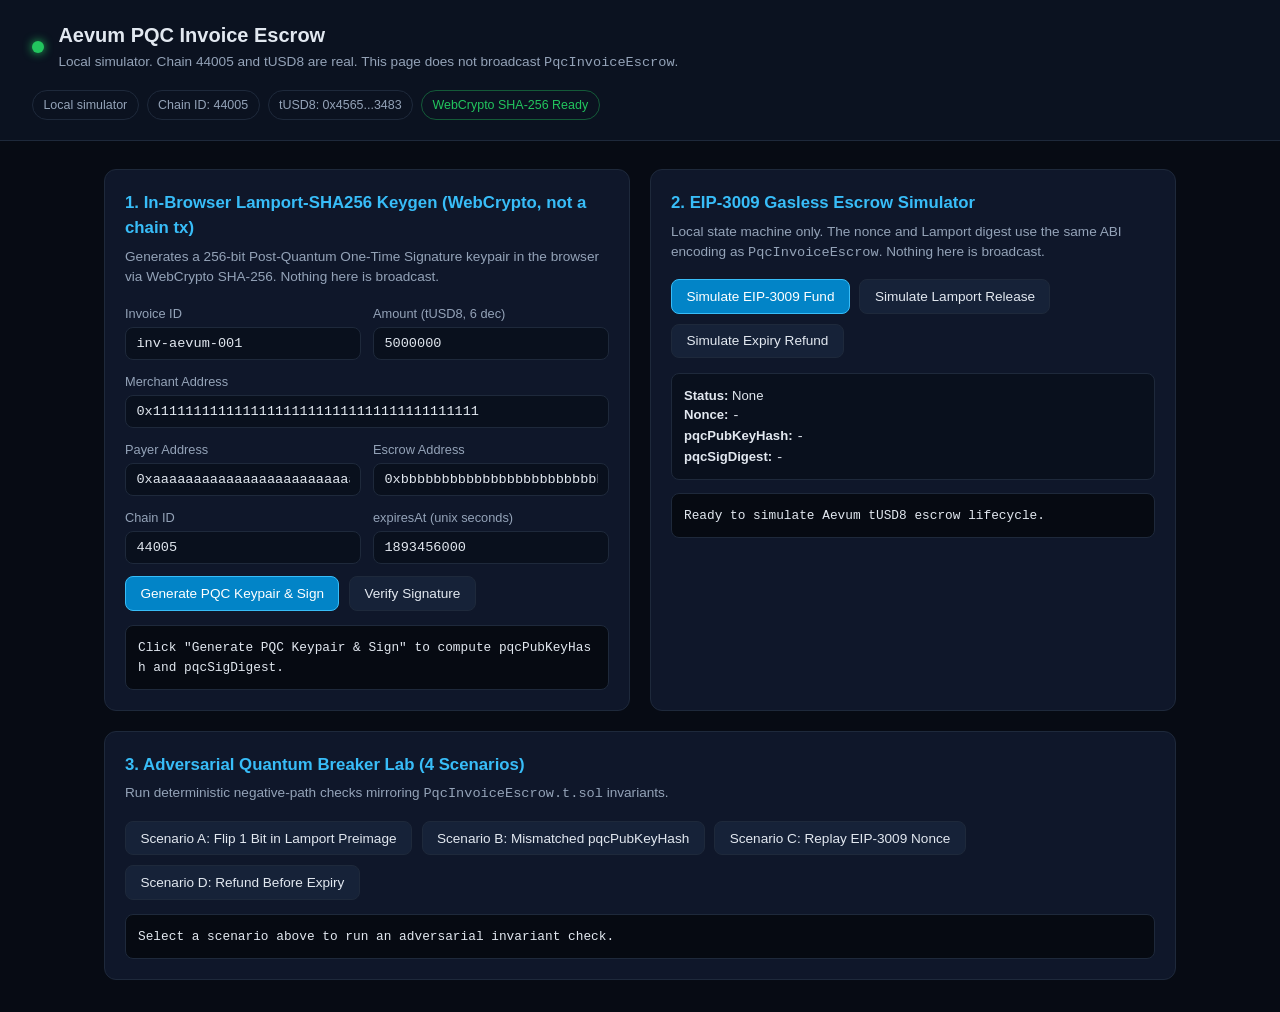
<file: index.html>
<!DOCTYPE html>
<html lang="en">
<head>
  <meta charset="UTF-8" />
  <meta name="viewport" content="width=device-width, initial-scale=1.0" />
  <title>Aevum PQC Escrow — Local Simulator</title>
  <link rel="icon" type="image/svg+xml" href="data:image/svg+xml,%3Csvg xmlns='http://www.w3.org/2000/svg' viewBox='0 0 64 64'%3E%3Crect width='64' height='64' rx='14' fill='%230b1220'/%3E%3Cpath d='M32 10L50 20v14c0 11-7.5 18.8-18 22C21.5 52.8 14 45 14 34V20l18-10z' fill='none' stroke='%2338bdf8' stroke-width='4'/%3E%3Ccircle cx='32' cy='31' r='6' fill='%2322c55e'/%3E%3C/svg%3E" />
  <link rel="stylesheet" href="styles.css" />
</head>
<body>
  <header class="topbar">
    <div class="brand">
      <span class="dot"></span>
      <div>
        <h1>Aevum PQC Invoice Escrow</h1>
        <p class="subtitle">Local simulator. Chain 44005 and tUSD8 are real. This page does not broadcast <code>PqcInvoiceEscrow</code>.</p>
      </div>
    </div>
    <div class="badges">
      <span class="badge">Local simulator</span>
      <span class="badge">Chain ID: 44005</span>
      <span class="badge">tUSD8: 0x4565...3483</span>
      <span class="badge ok" id="crypto-status">WebCrypto SHA-256 Ready</span>
    </div>
  </header>

  <main class="grid">
    <section class="card">
      <h2>1. In-Browser Lamport-SHA256 Keygen (WebCrypto, not a chain tx)</h2>
      <p class="hint">Generates a 256-bit Post-Quantum One-Time Signature keypair in the browser via WebCrypto SHA-256. Nothing here is broadcast.</p>
      <div class="form-row">
        <label>Invoice ID
          <input id="invoice-id" type="text" value="inv-aevum-001" />
        </label>
        <label>Amount (tUSD8, 6 dec)
          <input id="amount" type="number" value="5000000" min="1" />
        </label>
      </div>
      <label>Merchant Address
        <input id="merchant" type="text" value="0x1111111111111111111111111111111111111111" />
      </label>
      <div class="form-row">
        <label>Payer Address
          <input id="payer" type="text" value="0xaaaaaaaaaaaaaaaaaaaaaaaaaaaaaaaaaaaaaaaa" />
        </label>
        <label>Escrow Address
          <input id="escrow" type="text" value="0xbbbbbbbbbbbbbbbbbbbbbbbbbbbbbbbbbbbbbbbb" />
        </label>
      </div>
      <div class="form-row">
        <label>Chain ID
          <input id="chain-id" type="number" value="44005" min="1" />
        </label>
        <label>expiresAt (unix seconds)
          <input id="expires-at" type="number" value="1893456000" min="0" />
        </label>
      </div>
      <div class="actions">
        <button id="btn-keygen" class="primary">Generate PQC Keypair &amp; Sign</button>
        <button id="btn-verify">Verify Signature</button>
      </div>
      <div class="output" id="pqc-output">Click "Generate PQC Keypair &amp; Sign" to compute <code>pqcPubKeyHash</code> and <code>pqcSigDigest</code>.</div>
    </section>

    <section class="card">
      <h2>2. EIP-3009 Gasless Escrow Simulator</h2>
      <p class="hint">Local state machine only. The nonce and Lamport digest use the same ABI encoding as <code>PqcInvoiceEscrow</code>. Nothing here is broadcast.</p>
      <div class="actions">
        <button id="btn-fund-eip3009" class="primary">Simulate EIP-3009 Fund</button>
        <button id="btn-release-pqc">Simulate Lamport Release</button>
        <button id="btn-refund">Simulate Expiry Refund</button>
      </div>
      <div class="state-box" id="escrow-state">
        <div><strong>Status:</strong> <span id="st-status">None</span></div>
        <div><strong>Nonce:</strong> <code id="st-nonce">-</code></div>
        <div><strong>pqcPubKeyHash:</strong> <code id="st-pkhash">-</code></div>
        <div><strong>pqcSigDigest:</strong> <code id="st-sigdigest">-</code></div>
      </div>
      <div class="output" id="escrow-log">Ready to simulate Aevum tUSD8 escrow lifecycle.</div>
    </section>

    <section class="card span-2">
      <h2>3. Adversarial Quantum Breaker Lab (4 Scenarios)</h2>
      <p class="hint">Run deterministic negative-path checks mirroring <code>PqcInvoiceEscrow.t.sol</code> invariants.</p>
      <div class="lab-grid">
        <button class="lab-btn" data-scenario="tamper-preimage">Scenario A: Flip 1 Bit in Lamport Preimage</button>
        <button class="lab-btn" data-scenario="wrong-pkhash">Scenario B: Mismatched pqcPubKeyHash</button>
        <button class="lab-btn" data-scenario="eip3009-replay">Scenario C: Replay EIP-3009 Nonce</button>
        <button class="lab-btn" data-scenario="premature-refund">Scenario D: Refund Before Expiry</button>
      </div>
      <div class="output" id="lab-output">Select a scenario above to run an adversarial invariant check.</div>
    </section>
  </main>

  <script type="module" src="app.js"></script>
</body>
</html>
</file>
<file: styles.css>
:root {
  --bg: #070b14;
  --card: #0f172a;
  --border: #1e293b;
  --text: #e2e8f0;
  --muted: #94a3b8;
  --accent: #38bdf8;
  --ok: #22c55e;
  --err: #ef4444;
}
* { box-sizing: border-box; }
body {
  margin: 0;
  font-family: -apple-system, BlinkMacSystemFont, "Segoe UI", Roboto, sans-serif;
  background: var(--bg);
  color: var(--text);
  line-height: 1.5;
}
.topbar {
  display: flex;
  flex-wrap: wrap;
  justify-content: space-between;
  align-items: center;
  gap: 1rem;
  padding: 1.25rem 2rem;
  border-bottom: 1px solid var(--border);
  background: #0b1220;
}
.brand { display: flex; align-items: center; gap: 0.9rem; }
.dot { width: 12px; height: 12px; border-radius: 50%; background: var(--ok); box-shadow: 0 0 10px var(--ok); }
h1 { margin: 0; font-size: 1.25rem; }
.subtitle { margin: 0.15rem 0 0; color: var(--muted); font-size: 0.85rem; }
.badges { display: flex; flex-wrap: wrap; gap: 0.5rem; }
.badge {
  padding: 0.3rem 0.65rem;
  border: 1px solid var(--border);
  border-radius: 999px;
  font-size: 0.78rem;
  color: var(--muted);
}
.badge.ok { border-color: rgba(34, 197, 94, 0.4); color: var(--ok); }
.grid {
  max-width: 1120px;
  margin: 1.75rem auto;
  padding: 0 1.5rem;
  display: grid;
  grid-template-columns: repeat(auto-fit, minmax(420px, 1fr));
  gap: 1.25rem;
}
.card {
  background: var(--card);
  border: 1px solid var(--border);
  border-radius: 12px;
  padding: 1.25rem;
}
.span-2 { grid-column: 1 / -1; }
h2 { margin: 0 0 0.4rem; font-size: 1.05rem; color: var(--accent); }
.hint { margin: 0 0 1rem; font-size: 0.85rem; color: var(--muted); }
.form-row { display: grid; grid-template-columns: 1fr 1fr; gap: 0.75rem; }
label { display: block; font-size: 0.8rem; color: var(--muted); margin-bottom: 0.75rem; }
input {
  width: 100%;
  margin-top: 0.25rem;
  padding: 0.5rem 0.65rem;
  border-radius: 8px;
  border: 1px solid var(--border);
  background: #09101d;
  color: var(--text);
  font-family: ui-monospace, SFMono-Regular, Menlo, monospace;
  font-size: 0.85rem;
}
.actions, .lab-grid { display: flex; flex-wrap: wrap; gap: 0.6rem; margin-bottom: 0.9rem; }
button {
  cursor: pointer;
  padding: 0.55rem 0.9rem;
  border-radius: 8px;
  border: 1px solid var(--border);
  background: #162238;
  color: var(--text);
  font-size: 0.85rem;
  font-weight: 500;
}
button.primary { background: #0284c7; border-color: #38bdf8; color: #fff; }
button:hover { filter: brightness(1.1); }
.state-box {
  background: #09101d;
  border: 1px solid var(--border);
  border-radius: 8px;
  padding: 0.75rem;
  margin-bottom: 0.8rem;
  font-size: 0.82rem;
  word-break: break-all;
}
.output {
  background: #060a12;
  border: 1px solid var(--border);
  border-radius: 8px;
  padding: 0.75rem;
  font-family: ui-monospace, SFMono-Regular, Menlo, monospace;
  font-size: 0.8rem;
  white-space: pre-wrap;
  word-break: break-all;
}
.output.pass { border-color: rgba(34, 197, 94, 0.45); color: #86efac; }
.output.fail { border-color: rgba(239, 68, 68, 0.45); color: #fca5a5; }
</file>
